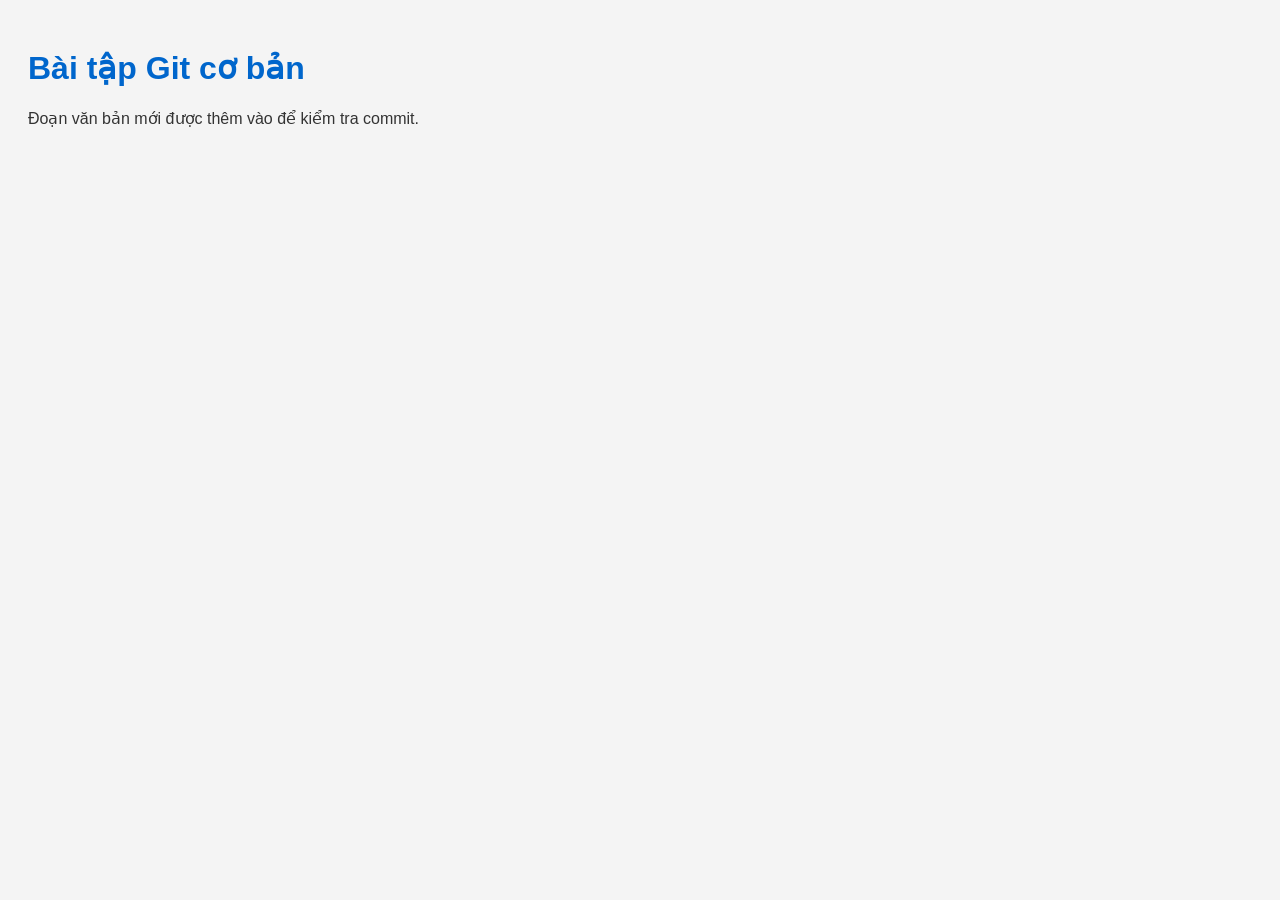
<file: index.html>
<!DOCTYPE html>
<html lang="vi">
<head>
    <meta charset="UTF-8">
    <title>Git Basic Practice</title>
    <link rel="stylesheet" href="style.css">
</head>
<body>
    <h1>Bài tập Git cơ bản</h1>
    <p>Đoạn văn bản mới được thêm vào để kiểm tra commit.</p>
</body>
</html>
</file>
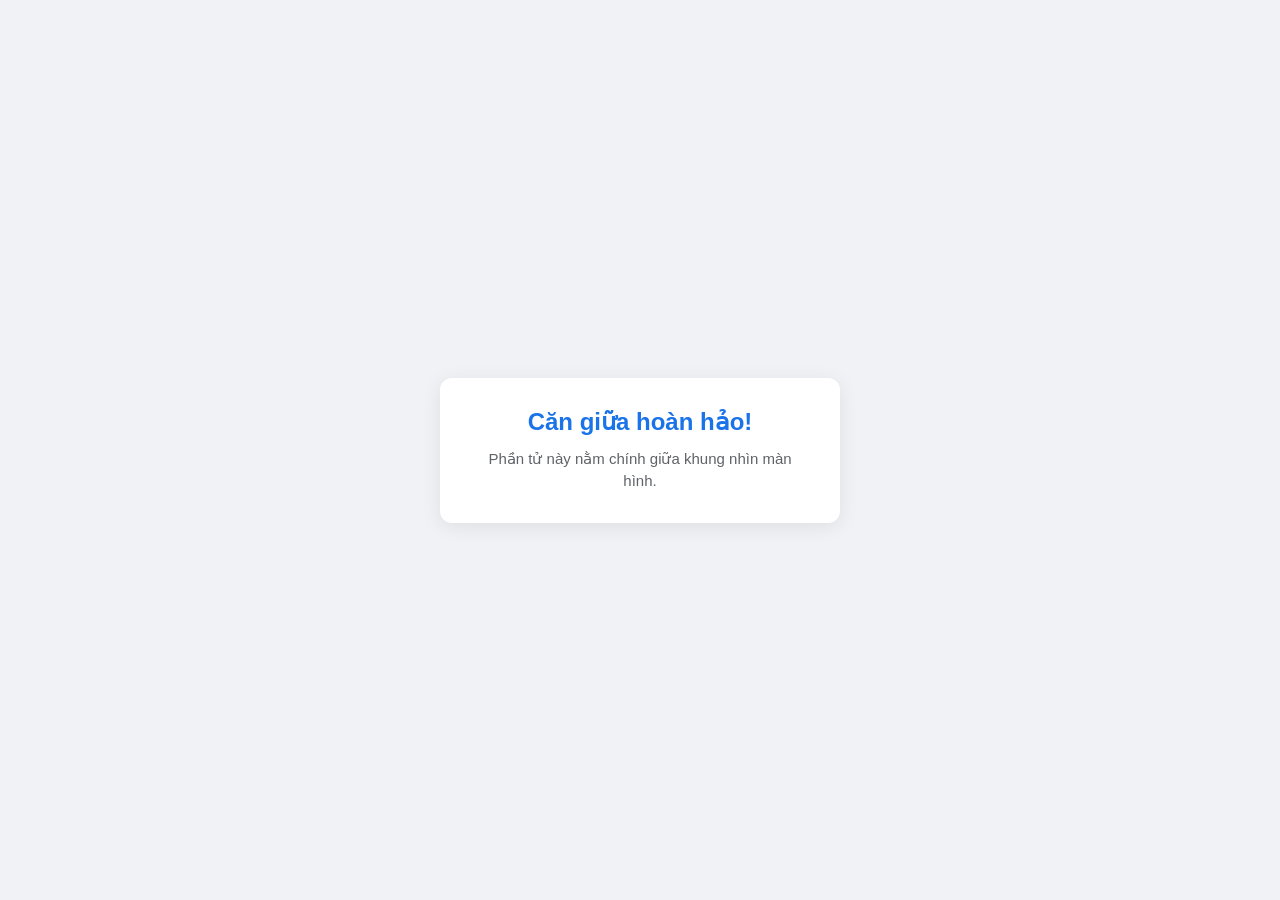
<file: center.html>
<!DOCTYPE html>
<html lang="vi">
<head>
    <meta charset="UTF-8">
    <meta name="viewport" content="width=device-width, initial-scale=1.0">
    <title>Căn giữa phần tử bằng Flexbox</title>
    <style>
        * {
            margin: 0;
            padding: 0;
            box-sizing: border-box;
        }

        body {
            font-family: 'Segoe UI', Tahoma, Geneva, Verdana, sans-serif;
        }

        /* 3 DÒNG CỐT LÕI CĂN GIỮA BẰNG FLEXBOX */
        .container {
            min-height: 100vh;
            display: flex;             /* Dòng 1: Kích hoạt mô hình Flexbox */
            justify-content: center;  /* Dòng 2: Căn giữa theo trục ngang (Main axis) */
            align-items: center;      /* Dòng 3: Căn giữa theo trục dọc (Cross axis) */
            background-color: #f0f2f5;
        }

        .center-card {
            padding: 30px 40px;
            background: #ffffff;
            border-radius: 12px;
            box-shadow: 0 4px 20px rgba(0, 0, 0, 0.08);
            text-align: center;
            max-width: 400px;
            transition: transform 0.2s ease;
        }

        .center-card:hover {
            transform: translateY(-4px);
        }

        .center-card h3 {
            color: #1a73e8;
            margin-bottom: 12px;
            font-size: 24px;
        }

        .center-card p {
            color: #5f6368;
            font-size: 15px;
            line-height: 1.5;
        }
    </style>
</head>
<body>

    <div class="container">
        <div class="center-card">
            <h3>Căn giữa hoàn hảo!</h3>
            <p>Phần tử này nằm chính giữa khung nhìn màn hình.</p>
        </div>
    </div>

</body>
</html>
</file>
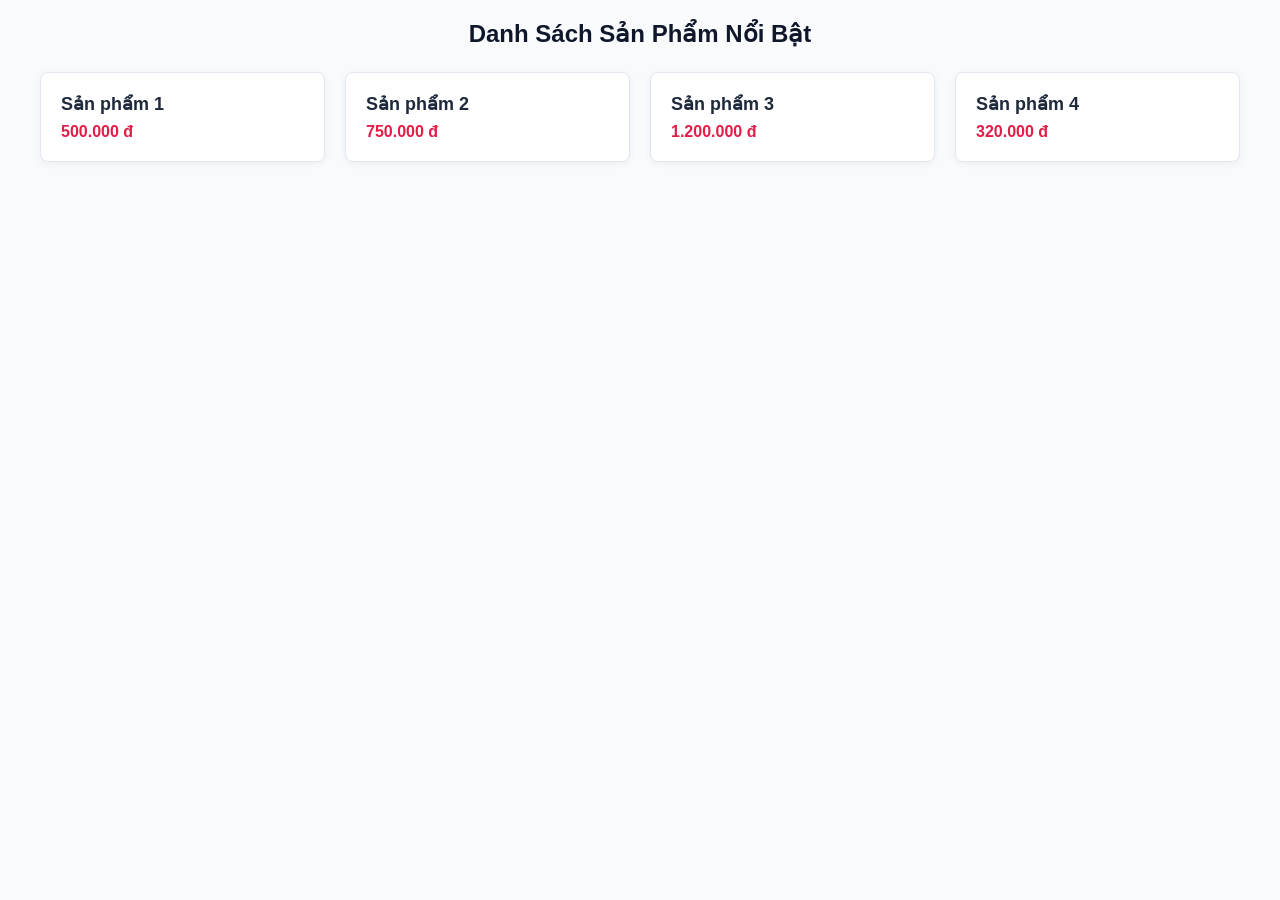
<file: product-grid.html>
<!DOCTYPE html>
<html lang="vi">
<head>
    <meta charset="UTF-8">
    <meta name="viewport" content="width=device-width, initial-scale=1.0">
    <title>Danh Sách Thẻ Sản Phẩm Flexbox</title>
    <style>
        * {
            margin: 0;
            padding: 0;
            box-sizing: border-box;
        }

        body {
            font-family: 'Segoe UI', Tahoma, Geneva, Verdana, sans-serif;
            background-color: #f8fafc;
            color: #1e293b;
            padding: 20px;
        }

        h2.title {
            text-align: center;
            margin-bottom: 24px;
            color: #0f172a;
        }

        /* KHUNG LƯỚI SẢN PHẨM SỬ DỤNG FLEXBOX */
        .product-grid {
            display: flex;
            flex-wrap: wrap;       /* Cho phép các thẻ tự xuống dòng khi thiếu chỗ */
            gap: 20px;             /* Khoảng cách giữa các thẻ sản phẩm */
            max-width: 1200px;
            margin: 0 auto;
        }

        /* THẺ SẢN PHẨM CO GIÃN LINH HOẠT */
        .product-card {
            flex: 1 1 calc(25% - 20px); /* Tự co giãn, cơ sở chiếm ~25% độ rộng (4 cột) */
            min-width: 220px;           /* Chiều rộng tối thiểu để kích hoạt xuống dòng */
            background: #ffffff;
            border: 1px solid #e2e8f0;
            border-radius: 8px;
            padding: 20px;
            box-shadow: 0 2px 8px rgba(0, 0, 0, 0.05);
            transition: transform 0.2s ease, box-shadow 0.2s ease;
        }

        .product-card:hover {
            transform: translateY(-4px);
            box-shadow: 0 6px 16px rgba(0, 0, 0, 0.1);
        }

        .product-card h4 {
            font-size: 18px;
            color: #1e293b;
            margin-bottom: 8px;
        }

        .product-card .price {
            font-size: 16px;
            font-weight: bold;
            color: #e11d48;
        }
    </style>
</head>
<body>

    <h2 class="title">Danh Sách Sản Phẩm Nổi Bật</h2>

    <div class="product-grid">
        <div class="product-card">
            <h4>Sản phẩm 1</h4>
            <p class="price">500.000 đ</p>
        </div>
        <div class="product-card">
            <h4>Sản phẩm 2</h4>
            <p class="price">750.000 đ</p>
        </div>
        <div class="product-card">
            <h4>Sản phẩm 3</h4>
            <p class="price">1.200.000 đ</p>
        </div>
        <div class="product-card">
            <h4>Sản phẩm 4</h4>
            <p class="price">320.000 đ</p>
        </div>
    </div>

</body>
</html>
</file>
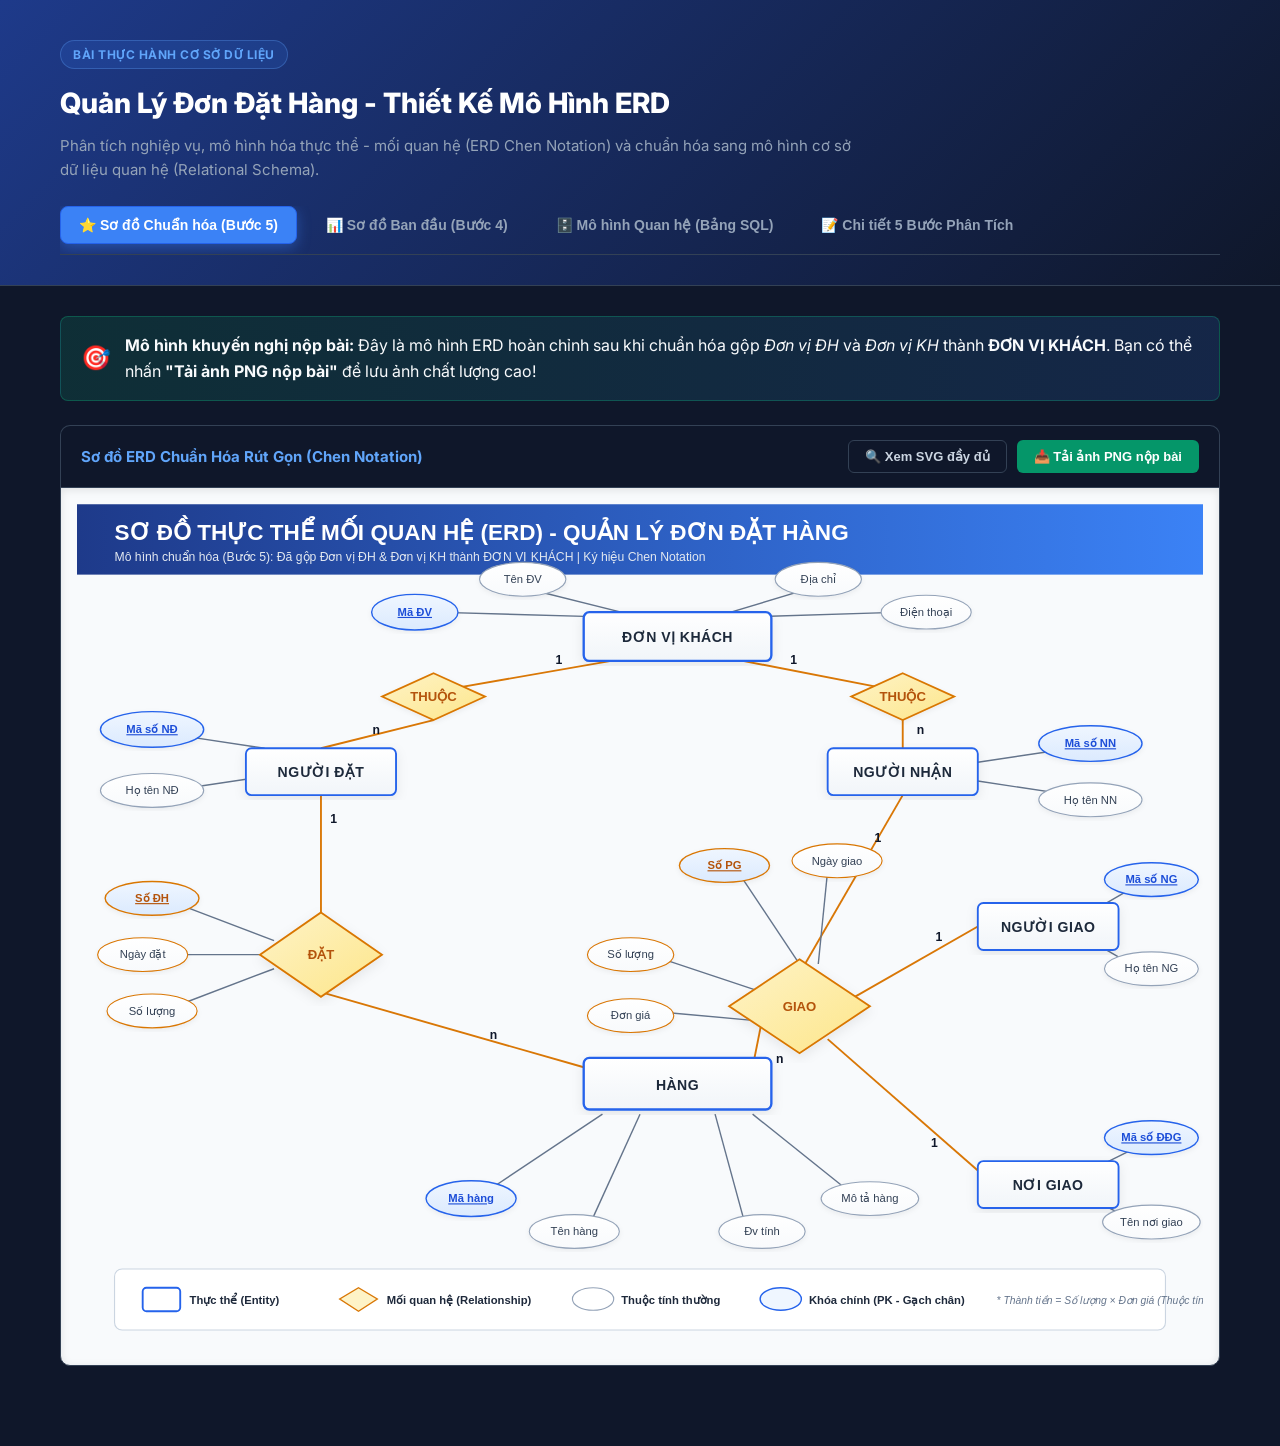
<file: quan-ly-don-dat-hang-erd.html>
<!DOCTYPE html>
<html lang="vi">
<head>
  <meta charset="UTF-8">
  <meta name="viewport" content="width=device-width, initial-scale=1.0">
  <title>[Thực hành] Quản lý đơn đặt hàng - Sơ đồ ERD & CSDL</title>
  <link rel="preconnect" href="https://fonts.googleapis.com">
  <link rel="preconnect" href="https://fonts.gstatic.com" crossorigin>
  <link href="https://fonts.googleapis.com/css2?family=Inter:wght@400;500;600;700;800&family=JetBrains+Mono:wght@500;700&display=swap" rel="stylesheet">
  <style>
    :root {
      --bg: #0f172a;
      --card-bg: #1e293b;
      --card-border: #334155;
      --primary: #3b82f6;
      --primary-hover: #2563eb;
      --primary-light: rgba(59, 130, 246, 0.15);
      --accent: #f59e0b;
      --success: #10b981;
      --text: #f8fafc;
      --text-muted: #94a3b8;
      --shadow: 0 10px 25px -5px rgba(0, 0, 0, 0.4), 0 8px 10px -6px rgba(0, 0, 0, 0.3);
    }

    * {
      box-sizing: border-box;
      margin: 0;
      padding: 0;
    }

    body {
      font-family: 'Inter', -apple-system, BlinkMacSystemFont, sans-serif;
      background-color: var(--bg);
      color: var(--text);
      line-height: 1.6;
      padding-bottom: 80px;
    }

    header {
      background: linear-gradient(135deg, #1e3a8a 0%, #0f172a 100%);
      border-bottom: 1px solid var(--card-border);
      padding: 40px 24px 30px;
      position: sticky;
      top: 0;
      z-index: 50;
      backdrop-filter: blur(12px);
    }

    .container {
      max-width: 1200px;
      margin: 0 auto;
      padding: 0 20px;
    }

    .badge {
      display: inline-block;
      padding: 4px 12px;
      font-size: 12px;
      font-weight: 700;
      letter-spacing: 0.5px;
      text-transform: uppercase;
      border-radius: 9999px;
      background-color: var(--primary-light);
      color: #60a5fa;
      border: 1px solid rgba(96, 165, 250, 0.3);
      margin-bottom: 12px;
    }

    h1 {
      font-size: 28px;
      font-weight: 800;
      color: #ffffff;
      margin-bottom: 8px;
    }

    .subtitle {
      color: var(--text-muted);
      font-size: 15px;
      max-width: 800px;
    }

    /* Tabs Navigation */
    .tabs-nav {
      display: flex;
      gap: 10px;
      margin-top: 24px;
      border-bottom: 1px solid var(--card-border);
      padding-bottom: 10px;
      overflow-x: auto;
    }

    .tab-btn {
      background: transparent;
      border: 1px solid transparent;
      color: var(--text-muted);
      font-size: 14px;
      font-weight: 600;
      padding: 10px 18px;
      border-radius: 8px;
      cursor: pointer;
      transition: all 0.2s ease;
      display: flex;
      align-items: center;
      gap: 8px;
      white-space: nowrap;
    }

    .tab-btn:hover {
      background-color: rgba(255, 255, 255, 0.05);
      color: #ffffff;
    }

    .tab-btn.active {
      background-color: var(--primary);
      color: #ffffff;
      border-color: var(--primary-hover);
      box-shadow: 0 4px 14px rgba(59, 130, 246, 0.4);
    }

    /* Content Area */
    .tab-content {
      display: none;
      animation: fadeIn 0.3s ease;
      margin-top: 30px;
    }

    .tab-content.active {
      display: block;
    }

    @keyframes fadeIn {
      from { opacity: 0; transform: translateY(6px); }
      to { opacity: 1; transform: translateY(0); }
    }

    /* Card styles */
    .card {
      background-color: var(--card-bg);
      border: 1px solid var(--card-border);
      border-radius: 12px;
      padding: 24px;
      margin-bottom: 24px;
      box-shadow: var(--shadow);
    }

    .card-title {
      font-size: 18px;
      font-weight: 700;
      color: #ffffff;
      margin-bottom: 16px;
      display: flex;
      align-items: center;
      gap: 10px;
    }

    /* Step Items */
    .step-box {
      border-left: 3px solid var(--primary);
      padding-left: 20px;
      margin-bottom: 30px;
    }

    .step-number {
      font-weight: 800;
      color: #60a5fa;
      font-size: 14px;
      text-transform: uppercase;
      letter-spacing: 0.5px;
      margin-bottom: 4px;
    }

    .step-heading {
      font-size: 18px;
      font-weight: 700;
      margin-bottom: 12px;
    }

    /* Data Table */
    .table-container {
      overflow-x: auto;
      margin-top: 14px;
    }

    table {
      width: 100%;
      border-collapse: collapse;
      text-align: left;
      font-size: 14px;
    }

    th {
      background-color: #0f172a;
      color: #94a3b8;
      font-weight: 600;
      padding: 12px 16px;
      border-bottom: 1px solid var(--card-border);
    }

    td {
      padding: 12px 16px;
      border-bottom: 1px solid rgba(51, 65, 85, 0.5);
      color: #e2e8f0;
    }

    tr:hover td {
      background-color: rgba(255, 255, 255, 0.02);
    }

    .tag-pk {
      background-color: rgba(245, 158, 11, 0.15);
      color: #fbbf24;
      border: 1px solid rgba(245, 158, 11, 0.3);
      padding: 2px 8px;
      border-radius: 4px;
      font-size: 11px;
      font-weight: 700;
      font-family: 'JetBrains Mono', monospace;
    }

    .tag-fk {
      background-color: rgba(167, 139, 250, 0.15);
      color: #a78bfa;
      border: 1px solid rgba(167, 139, 250, 0.3);
      padding: 2px 8px;
      border-radius: 4px;
      font-size: 11px;
      font-weight: 600;
      font-family: 'JetBrains Mono', monospace;
    }

    /* Diagram Toolbar */
    .diagram-toolbar {
      display: flex;
      flex-wrap: wrap;
      align-items: center;
      justify-content: space-between;
      gap: 12px;
      background-color: #0f172a;
      padding: 14px 20px;
      border-radius: 10px 10px 0 0;
      border: 1px solid var(--card-border);
      border-bottom: none;
    }

    .diagram-actions {
      display: flex;
      gap: 10px;
    }

    .btn {
      padding: 8px 16px;
      border-radius: 6px;
      font-size: 13px;
      font-weight: 600;
      cursor: pointer;
      display: inline-flex;
      align-items: center;
      gap: 6px;
      transition: all 0.2s;
      border: 1px solid transparent;
    }

    .btn-primary {
      background-color: var(--primary);
      color: white;
    }

    .btn-primary:hover {
      background-color: var(--primary-hover);
    }

    .btn-outline {
      background: transparent;
      color: #cbd5e1;
      border-color: var(--card-border);
    }

    .btn-outline:hover {
      background-color: rgba(255, 255, 255, 0.05);
      color: white;
    }

    .btn-success {
      background-color: #059669;
      color: white;
    }

    .btn-success:hover {
      background-color: #10b981;
    }

    .diagram-viewer {
      background-color: #f8fafc;
      border: 1px solid var(--card-border);
      border-radius: 0 0 10px 10px;
      overflow: hidden;
      display: flex;
      justify-content: center;
      align-items: center;
      padding: 16px;
      box-shadow: inset 0 2px 8px rgba(0, 0, 0, 0.1);
    }

    .diagram-viewer svg {
      width: 100%;
      height: auto;
      max-height: 800px;
      border-radius: 6px;
    }

    /* Highlight Banner */
    .banner-tip {
      background: linear-gradient(90deg, rgba(16, 185, 129, 0.15), rgba(59, 130, 246, 0.15));
      border: 1px solid rgba(16, 185, 129, 0.3);
      padding: 16px 20px;
      border-radius: 8px;
      margin-bottom: 24px;
      display: flex;
      align-items: center;
      gap: 14px;
    }

    .banner-tip-icon {
      font-size: 24px;
    }

    /* Notification Toast */
    #toast {
      position: fixed;
      bottom: 24px;
      right: 24px;
      background-color: #059669;
      color: white;
      padding: 12px 20px;
      border-radius: 8px;
      font-size: 14px;
      font-weight: 600;
      box-shadow: 0 10px 25px rgba(0,0,0,0.4);
      opacity: 0;
      transform: translateY(20px);
      transition: all 0.3s ease;
      z-index: 100;
      pointer-events: none;
    }

    #toast.show {
      opacity: 1;
      transform: translateY(0);
    }
  </style>
</head>
<body>

  <!-- Toast Notification -->
  <div id="toast">✅ Đã tải ảnh sơ đồ thành công!</div>

  <!-- Header -->
  <header>
    <div class="container">
      <span class="badge">BÀI THỰC HÀNH CƠ SỞ DỮ LIỆU</span>
      <h1>Quản Lý Đơn Đặt Hàng - Thiết Kế Mô Hình ERD</h1>
      <p class="subtitle">
        Phân tích nghiệp vụ, mô hình hóa thực thể - mối quan hệ (ERD Chen Notation) và chuẩn hóa sang mô hình cơ sở dữ liệu quan hệ (Relational Schema).
      </p>

      <!-- Tabs Navigation -->
      <div class="tabs-nav">
        <button class="tab-btn active" onclick="switchTab('tab-step5')">
          ⭐ Sơ đồ Chuẩn hóa (Bước 5)
        </button>
        <button class="tab-btn" onclick="switchTab('tab-step4')">
          📊 Sơ đồ Ban đầu (Bước 4)
        </button>
        <button class="tab-btn" onclick="switchTab('tab-relational')">
          🗄️ Mô hình Quan hệ (Bảng SQL)
        </button>
        <button class="tab-btn" onclick="switchTab('tab-analysis')">
          📝 Chi tiết 5 Bước Phân Tích
        </button>
      </div>
    </div>
  </header>

  <main class="container">

    <!-- ==================== TAB 1: SƠ ĐỒ CHUẨN HÓA BƯỚC 5 ==================== -->
    <div id="tab-step5" class="tab-content active">
      <div class="banner-tip">
        <div class="banner-tip-icon">🎯</div>
        <div>
          <strong>Mô hình khuyến nghị nộp bài:</strong> Đây là mô hình ERD hoàn chỉnh sau khi chuẩn hóa gộp <em>Đơn vị ĐH</em> và <em>Đơn vị KH</em> thành <strong>ĐƠN VỊ KHÁCH</strong>. Bạn có thể nhấn <strong>"Tải ảnh PNG nộp bài"</strong> để lưu ảnh chất lượng cao!
        </div>
      </div>

      <div class="diagram-toolbar">
        <div>
          <strong style="color: #60a5fa; font-size: 15px;">Sơ đồ ERD Chuẩn Hóa Rút Gọn (Chen Notation)</strong>
        </div>
        <div class="diagram-actions">
          <button class="btn btn-outline" onclick="openDiagramInNewTab('erd_so_do_chuan_hoa.svg')">
            🔍 Xem SVG đầy đủ
          </button>
          <button class="btn btn-success" onclick="downloadSVGAsPNG('svg-step5', 'erd_quan_ly_don_dat_hang_chuan_hoa.png')">
            📥 Tải ảnh PNG nộp bài
          </button>
        </div>
      </div>

      <div class="diagram-viewer" id="viewer-step5">
        <!-- SVG Nhúng trực tiếp -->
        <object id="svg-step5" data="erd_so_do_chuan_hoa.svg" type="image/svg+xml" style="width: 100%; min-height: 750px;"></object>
      </div>
    </div>

    <!-- ==================== TAB 2: SƠ ĐỒ BAN ĐẦU BƯỚC 4 ==================== -->
    <div id="tab-step4" class="tab-content">
      <div class="card" style="margin-top: 10px; margin-bottom: 20px;">
        <h3 style="color: #cbd5e1; font-size: 16px; margin-bottom: 6px;">Mô hình ban đầu (Bước 4) - Tách biệt 7 thực thể:</h3>
        <p style="color: var(--text-muted); font-size: 14px;">
          Ở bước này, <strong>Đơn vị ĐH</strong> và <strong>Đơn vị KH</strong> được biểu diễn riêng biệt trước khi nhận ra sự trùng lặp và gộp lại ở Bước 5.
        </p>
      </div>

      <div class="diagram-toolbar">
        <div>
          <strong style="color: #94a3b8; font-size: 15px;">Sơ đồ ERD Ban Đầu (7 thực thể)</strong>
        </div>
        <div class="diagram-actions">
          <button class="btn btn-outline" onclick="openDiagramInNewTab('erd_so_do_ban_dau.svg')">
            🔍 Xem SVG đầy đủ
          </button>
          <button class="btn btn-primary" onclick="downloadSVGAsPNG('svg-step4', 'erd_quan_ly_don_dat_hang_ban_dau.png')">
            📥 Tải ảnh PNG
          </button>
        </div>
      </div>

      <div class="diagram-viewer">
        <object id="svg-step4" data="erd_so_do_ban_dau.svg" type="image/svg+xml" style="width: 100%; min-height: 750px;"></object>
      </div>
    </div>

    <!-- ==================== TAB 3: MÔ HÌNH DỮ LIỆU QUAN HỆ ==================== -->
    <div id="tab-relational" class="tab-content">
      <div class="card" style="margin-top: 10px; margin-bottom: 20px;">
        <h3 style="color: #38bdf8; font-size: 16px; margin-bottom: 6px;">Chuyển đổi sang Mô hình Bảng Quan Hệ (Physical Relational Schema):</h3>
        <p style="color: var(--text-muted); font-size: 14px;">
          Các quan hệ Nhiều - Nhiều (N - N) như <em>ĐẶT HÀNG</em> và <em>GIAO HÀNG</em> được tách thành 2 bảng liên kết: <code>CHI_TIET_DAT_HANG</code> và <code>CHI_TIET_GIAO_HANG</code>. Thuộc tính <code>Thành tiền</code> là thuộc tính dẫn xuất tính bằng <code>SoLuong * DonGia</code>.
        </p>
      </div>

      <div class="diagram-toolbar">
        <div>
          <strong style="color: #38bdf8; font-size: 15px;">Sơ đồ Mô hình Bảng CSDL (Crow's Foot / Relational Tables)</strong>
        </div>
        <div class="diagram-actions">
          <button class="btn btn-outline" onclick="openDiagramInNewTab('erd_mo_hinh_quan_he.svg')">
            🔍 Xem SVG đầy đủ
          </button>
          <button class="btn btn-primary" onclick="downloadSVGAsPNG('svg-rel', 'erd_mo_hinh_quan_he_tables.png')">
            📥 Tải ảnh PNG
          </button>
        </div>
      </div>

      <div class="diagram-viewer" style="background-color: #0f172a;">
        <object id="svg-rel" data="erd_mo_hinh_quan_he.svg" type="image/svg+xml" style="width: 100%; min-height: 750px;"></object>
      </div>
    </div>

    <!-- ==================== TAB 4: CHI TIẾT 5 BƯỚC PHÂN TÍCH ==================== -->
    <div id="tab-analysis" class="tab-content">
      <div class="card">
        
        <!-- BƯỚC 1 -->
        <div class="step-box">
          <div class="step-number">Bước 1</div>
          <h2 class="step-heading">Liệt Kê Và Chọn Lọc Thông Tin</h2>
          <p style="color: var(--text-muted); margin-bottom: 12px;">Từ phiếu Đơn đặt hàng và Phiếu giao hàng, ta liệt kê và phân nhóm thông tin:</p>
          
          <div style="display: grid; grid-template-columns: repeat(auto-fit, minmax(320px, 1fr)); gap: 16px;">
            <div style="background-color: #0f172a; border: 1px solid var(--card-border); border-radius: 8px; padding: 16px;">
              <h3 style="color: #60a5fa; font-size: 15px; margin-bottom: 10px;">📋 Đơn Đặt Hàng gồm:</h3>
              <ul style="padding-left: 20px; font-size: 13.5px; color: #cbd5e1; line-height: 1.8;">
                <li><strong>Số đơn hàng (Số ĐH):</strong> Mã định danh đơn hàng</li>
                <li><strong>Tên đơn vị đặt hàng (Tên ĐV):</strong> Tên công ty / tổ chức đặt</li>
                <li><strong>Địa chỉ &amp; Điện thoại:</strong> Liên hệ của đơn vị đặt</li>
                <li><strong>Ngày đặt:</strong> Thời điểm lập đơn hàng</li>
                <li><strong>Tên hàng, Mô tả, Đv tính:</strong> Thông tin hàng hóa</li>
                <li><strong>Số lượng:</strong> Số lượng đặt của từng mặt hàng</li>
                <li><strong>Người đặt hàng (Họ tên NĐ):</strong> Nhân viên đại diện đặt</li>
              </ul>
            </div>

            <div style="background-color: #0f172a; border: 1px solid var(--card-border); border-radius: 8px; padding: 16px;">
              <h3 style="color: #34d399; font-size: 15px; margin-bottom: 10px;">🚚 Phiếu Giao Hàng gồm:</h3>
              <ul style="padding-left: 20px; font-size: 13.5px; color: #cbd5e1; line-height: 1.8;">
                <li><strong>Số phiếu giao hàng (Số PG):</strong> Mã định danh phiếu giao</li>
                <li><strong>Tên ĐV &amp; Địa chỉ:</strong> Đơn vị nhận hàng</li>
                <li><strong>Nơi giao hàng (Tên nơi GH):</strong> Kho / địa điểm bàn giao</li>
                <li><strong>Ngày giao:</strong> Thời điểm bàn giao hàng hóa</li>
                <li><strong>Tên hàng, Đv tính:</strong> Hàng hóa được giao</li>
                <li><strong>Số lượng, Đơn giá:</strong> Số lượng giao và giá bán</li>
                <li><strong>Thành tiền:</strong> <em>Thuộc tính suy diễn (= Số lượng × Đơn giá), loại bỏ khỏi lưu trữ thô để tránh dư thừa</em></li>
                <li><strong>Họ tên NN:</strong> Người nhận hàng</li>
                <li><strong>Họ tên NG:</strong> Người giao hàng (nhân viên giao nhận)</li>
              </ul>
            </div>
          </div>
        </div>

        <!-- BƯỚC 2 -->
        <div class="step-box">
          <div class="step-number">Bước 2</div>
          <h2 class="step-heading">Xác Định Thực Thể Và Thuộc Tính</h2>
          <div class="table-container">
            <table>
              <thead>
                <tr>
                  <th>Tên Thực Thể</th>
                  <th>Khóa Chính (PK)</th>
                  <th>Các Thuộc Tính Mô Tả</th>
                  <th>Ý Nghĩa Nghiệp Vụ</th>
                </tr>
              </thead>
              <tbody>
                <tr>
                  <td><strong>ĐƠN VỊ ĐH</strong></td>
                  <td><span class="tag-pk">Mã ĐV</span></td>
                  <td>Tên ĐV, Địa chỉ, Điện thoại</td>
                  <td>Tổ chức, khách hàng đặt mua</td>
                </tr>
                <tr>
                  <td><strong>ĐƠN VỊ KH</strong></td>
                  <td><span class="tag-pk">Mã ĐV</span></td>
                  <td>Tên ĐV, Địa chỉ</td>
                  <td>Tổ chức, khách hàng nhận hàng</td>
                </tr>
                <tr>
                  <td><strong>HÀNG</strong></td>
                  <td><span class="tag-pk">Mã hàng</span></td>
                  <td>Tên hàng, Đv tính, Mô tả hàng</td>
                  <td>Danh mục hàng hóa/sản phẩm</td>
                </tr>
                <tr>
                  <td><strong>NGƯỜI ĐẶT</strong></td>
                  <td><span class="tag-pk">Mã số NĐ</span></td>
                  <td>Họ tên NĐ</td>
                  <td>Cá nhân đại diện đặt hàng</td>
                </tr>
                <tr>
                  <td><strong>NƠI GIAO</strong></td>
                  <td><span class="tag-pk">Mã số ĐĐG</span></td>
                  <td>Tên nơi giao</td>
                  <td>Địa điểm, kho giao nhận</td>
                </tr>
                <tr>
                  <td><strong>NGƯỜI NHẬN</strong></td>
                  <td><span class="tag-pk">Mã số NN</span></td>
                  <td>Họ tên NN</td>
                  <td>Cá nhân đại diện ký nhận</td>
                </tr>
                <tr>
                  <td><strong>NGƯỜI GIAO</strong></td>
                  <td><span class="tag-pk">Mã số NG</span></td>
                  <td>Họ tên NG</td>
                  <td>Nhân viên vận chuyển, giao nhận</td>
                </tr>
              </tbody>
            </table>
          </div>
        </div>

        <!-- BƯỚC 3 -->
        <div class="step-box">
          <div class="step-number">Bước 3</div>
          <h2 class="step-heading">Xác Định Các Mối Quan Hệ (Bản Số Lực Lượng)</h2>
          <div class="table-container">
            <table>
              <thead>
                <tr>
                  <th>Mối Quan Hệ</th>
                  <th>Các Thực Thể Tham Gia</th>
                  <th>Tỷ Lệ (Bản Số)</th>
                  <th>Thuộc Tính Của Mối Quan Hệ</th>
                </tr>
              </thead>
              <tbody>
                <tr>
                  <td><strong style="color: #fbbf24;">THUỘC</strong></td>
                  <td>NGƯỜI ĐẶT – ĐƠN VỊ ĐH</td>
                  <td>n : 1</td>
                  <td>Mỗi người đặt thuộc về 1 đơn vị đặt hàng</td>
                </tr>
                <tr>
                  <td><strong style="color: #fbbf24;">THUỘC</strong></td>
                  <td>NGƯỜI NHẬN – ĐƠN VỊ KH</td>
                  <td>n : 1</td>
                  <td>Mỗi người nhận thuộc về 1 đơn vị khách hàng</td>
                </tr>
                <tr>
                  <td><strong style="color: #fbbf24;">ĐẶT</strong> (Đơn Đặt Hàng)</td>
                  <td>NGƯỜI ĐẶT – HÀNG</td>
                  <td>1 : n (hoặc n : m)</td>
                  <td><strong>Số ĐH, Ngày đặt, Số lượng</strong></td>
                </tr>
                <tr>
                  <td><strong style="color: #fbbf24;">GIAO</strong> (Phiếu Giao Hàng)</td>
                  <td>NGƯỜI GIAO – NGƯỜI NHẬN – NƠI GIAO – HÀNG</td>
                  <td>Liên kết bậc 4</td>
                  <td><strong>Số PG, Ngày giao, Số lượng, Đơn giá</strong></td>
                </tr>
              </tbody>
            </table>
          </div>
        </div>

        <!-- BƯỚC 4 -->
        <div class="step-box">
          <div class="step-number">Bước 4</div>
          <h2 class="step-heading">Vẽ Biểu Đồ Mô Hình Thực Thể ERD Ban Đầu</h2>
          <p style="color: #cbd5e1; font-size: 14px;">
            Kết nối các thực thể và thuộc tính đã xác định ở Bước 2 &amp; 3. Mô hình này duy trì 7 thực thể với 2 thực thể đơn vị riêng biệt.
            <button class="btn btn-outline" style="margin-left: 10px; padding: 4px 10px;" onclick="switchTab('tab-step4')">
              👉 Xem sơ đồ Bước 4
            </button>
          </p>
        </div>

        <!-- BƯỚC 5 -->
        <div class="step-box" style="margin-bottom: 0;">
          <div class="step-number">Bước 5</div>
          <h2 class="step-heading">Chuẩn Hóa Và Rút Gọn Mô Hình Thực Thể ERD</h2>
          <div style="background-color: rgba(59, 130, 246, 0.1); border: 1px solid rgba(59, 130, 246, 0.3); border-radius: 8px; padding: 18px; line-height: 1.8; font-size: 14px;">
            <p><strong>💡 Phân tích chuẩn hóa:</strong></p>
            <p>
              Do <strong>Đơn vị đặt hàng</strong> và <strong>Đơn vị khách hàng</strong> thực chất đều là các đối tác bên ngoài thực hiện giao dịch với cửa hàng/doanh nghiệp và cùng có thông tin nhận diện (tên, địa chỉ, số điện thoại), ta tiến hành:
            </p>
            <ul style="padding-left: 20px; margin: 10px 0;">
              <li>Gộp thành 1 thực thể duy nhất: <strong style="color: #60a5fa;">ĐƠN VỊ KHÁCH</strong> (gồm: <code>Mã ĐV [PK]</code>, <code>Tên ĐV</code>, <code>Địa chỉ</code>, <code>Điện thoại</code>).</li>
              <li>Cả <strong>Người đặt</strong> và <strong>Người nhận</strong> đều có mối quan hệ <code>THUỘC (n : 1)</code> về <strong>Đơn vị khách</strong>.</li>
            </ul>
            <p style="margin-top: 10px;">
              <button class="btn btn-primary" onclick="switchTab('tab-step5')">
                👉 Xem sơ đồ ERD chuẩn hóa hoàn chỉnh (Bước 5)
              </button>
            </p>
          </div>
        </div>

      </div>
    </div>

  </main>

  <script>
    // Tab switching logic
    function switchTab(tabId) {
      document.querySelectorAll('.tab-btn').forEach(btn => btn.classList.remove('active'));
      document.querySelectorAll('.tab-content').forEach(content => content.classList.remove('active'));

      const activeBtn = Array.from(document.querySelectorAll('.tab-btn')).find(b => b.getAttribute('onclick').includes(tabId));
      if (activeBtn) activeBtn.classList.add('active');

      const targetContent = document.getElementById(tabId);
      if (targetContent) targetContent.classList.add('active');

      window.scrollTo({ top: 0, behavior: 'smooth' });
    }

    // Open SVG directly in browser
    function openDiagramInNewTab(svgFile) {
      window.open(svgFile, '_blank');
    }

    // Convert SVG to PNG and trigger download
    function downloadSVGAsPNG(svgObjectId, filename) {
      const objElem = document.getElementById(svgObjectId);
      if (!objElem) return;

      const svgDoc = objElem.contentDocument || objElem.getSVGDocument();
      if (!svgDoc) {
        // Fallback: download the SVG directly
        const link = document.createElement('a');
        link.href = objElem.getAttribute('data');
        link.download = filename.replace('.png', '.svg');
        link.click();
        showToast('Đang tải file SVG...');
        return;
      }

      const svgElement = svgDoc.querySelector('svg');
      if (!svgElement) return;

      const serializer = new XMLSerializer();
      const svgString = serializer.serializeToString(svgElement);
      const svgBlob = new Blob([svgString], { type: 'image/svg+xml;charset=utf-8' });
      const URL = window.URL || window.webkitURL || window;
      const blobURL = URL.createObjectURL(svgBlob);

      const image = new Image();
      image.onload = function () {
        const canvas = document.createElement('canvas');
        canvas.width = svgElement.viewBox.baseVal.width || 1200;
        canvas.height = svgElement.viewBox.baseVal.height || 900;
        const context = canvas.getContext('2d');

        // Draw white background
        context.fillStyle = '#ffffff';
        context.fillRect(0, 0, canvas.width, canvas.height);
        context.drawImage(image, 0, 0);

        const pngURL = canvas.toDataURL('image/png');
        const downloadLink = document.createElement('a');
        downloadLink.href = pngURL;
        downloadLink.download = filename;
        document.body.appendChild(downloadLink);
        downloadLink.click();
        document.body.removeChild(downloadLink);
        URL.revokeObjectURL(blobURL);

        showToast('✅ Tải ảnh PNG nộp bài thành công!');
      };
      image.src = blobURL;
    }

    function showToast(message) {
      const toast = document.getElementById('toast');
      toast.innerText = message;
      toast.classList.add('show');
      setTimeout(() => {
        toast.classList.remove('show');
      }, 3000);
    }
  </script>
</body>
</html>
</file>
<file: style.css>
body {
    font-family: Arial, sans-serif;
    background-color: #f4f4f4;
    color: #333;
    padding: 20px;
}
h1 {
    color: #0066cc;
}
</file>
